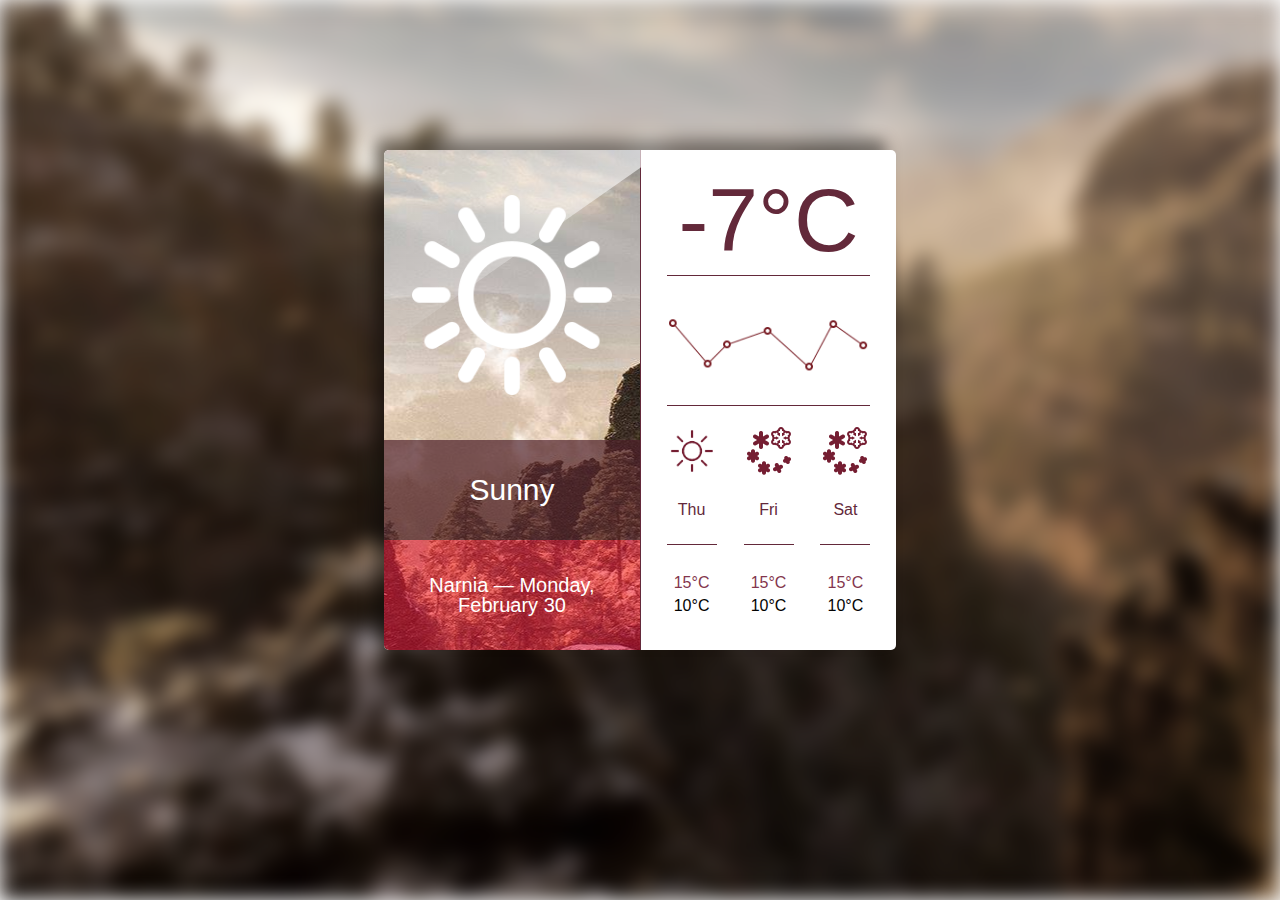
<file: index.html>
<!DOCTYPE html>
<html lang="en">
<head>
  
  <!--  Meta  -->
  <meta charset="UTF-8" />
  <meta name = "viewport" content = "width = device-width, initial-scale = 1">
 
  <title>Widget for Narnia</title>
  
  <!--  Styles  -->
  <link rel="stylesheet" href="css/reset.css">
  <link rel="stylesheet" href="css/styles.css">
</head>
<body>
<div class = "background"></div>
<div class = "widget">
    <div class = "widget-left">
      <div class = "widget-left-weatherImage"></div>
      <div class = "widget-left-weatherText">
        Sunny
      </div>
      <div class = "widget-left-date">
        <span>Narnia — Monday, February 30</span>
      </div>
    </div>
      <div class = "widget-right">
        <div class = "widget-right-temperature">-7°C</div>
        <div class = "widget-right-graph"></div>
        <div class = "widget-right-weather">
          <div class = "widget-right-weather-day">
            <div class = "image"><img src = "css/sunny.png"></div>
            <div class = "text">Thu</div>
              <div class = "degrees">
                <div class = "degrees-day">15°C</div>
                <div class = "degrees-night">10°C</div>
              </div>
            </div>
            <div class = "widget-right-weather-day">
              <div class = "image"><img src = "css/snow.png"></div>
              <div class = "text">Fri</div>
              <div class = "degrees">
                <div class = "degrees-day">15°C</div>
                <div class = "degrees-night">10°C</div>
              </div>
          </div>
          <div class = "widget-right-weather-day">
            <div class = "image"><img src = "css/snow.png"></div>
            <div class = "text">Sat</div>
            <div class = "degrees">
              <div class = "degrees-day">15°C</div>
              <div class = "degrees-night">10°C</div>
            </div>
          </div>
        </div>
      </div>
</div>
</body>
</html>
</file>
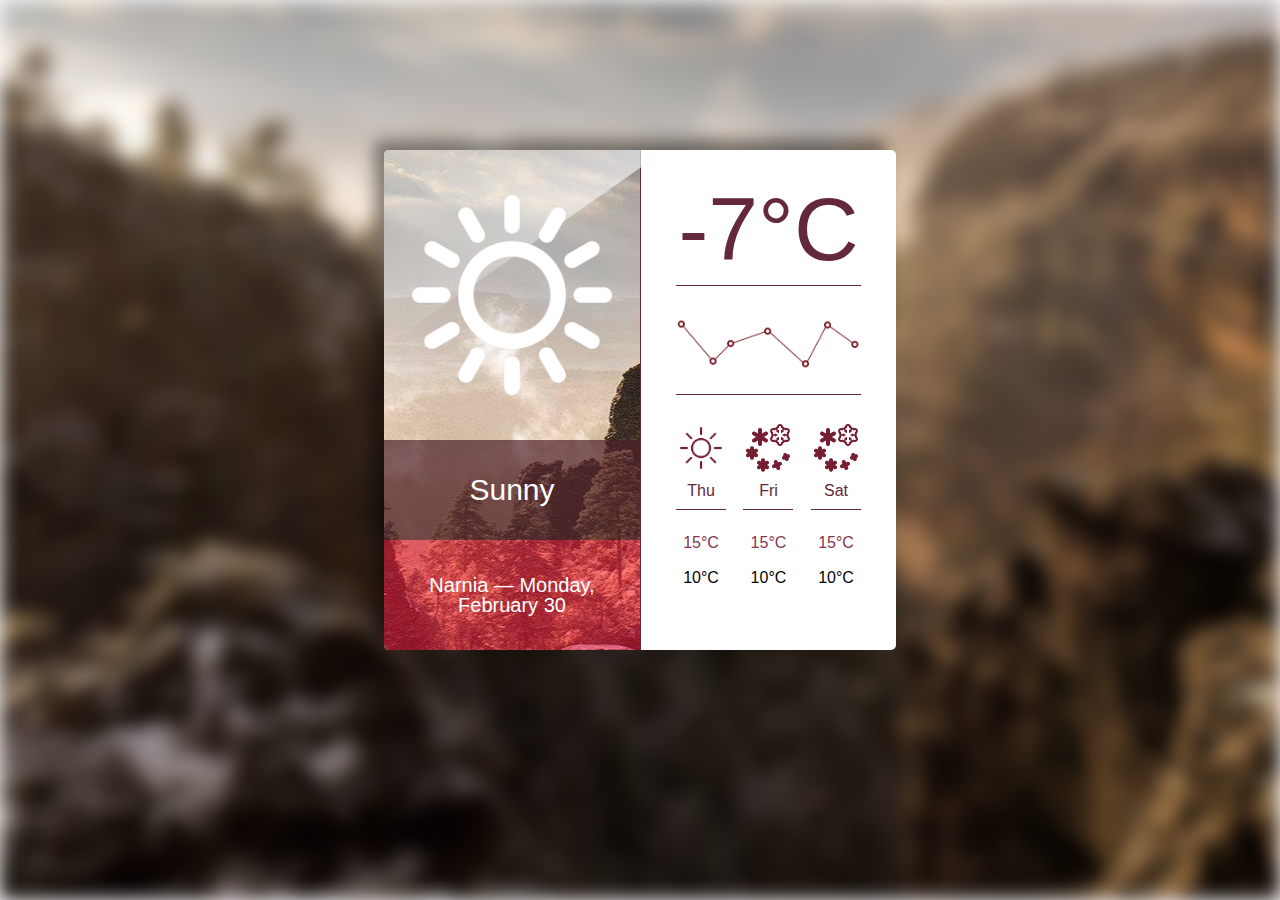
<file: indexGrid.html>
<!DOCTYPE html>
<html lang="en">
<head>
  
  <!--  Meta  -->
  <meta charset="UTF-8" />
  <meta name = "viewport" content = "width = device-width, initial-scale = 1">
 
  <title>Widget for Narnia</title>
  
  <!--  Styles  -->
  <link rel="stylesheet" href="css/reset.css">
  <link rel="stylesheet" href="css/stylesGrid.css">
</head>
<body>
<div class = "background"></div>
<div class = "widget">
  <div class = "widget-left">
    <div class = "widget-left-weatherImage"></div>
    <div class = "widget-left-weatherText">
        <span>Sunny</span>
    </div>
    <div class = "widget-left-date">
      <span>Narnia — Monday, February 30</span>
    </div>
  </div>
  <div class = "widget-right">
    <div class = "widget-right-temperature">-7°C</div>
    <div class = "widget-right-graph"></div>
    <div class = "widget-right-weather">
      <div class = "widget-right-weather-day">
        <div class = "image"><img src = "css/sunny.png"></div>
        <div class = "text">Thu</div>
        <div class = "degrees">
          <div class = "degrees-day">15°C</div>
          <div class = "degrees-night">10°C</div>
        </div>
      </div>
      <div class = "widget-right-weather-day">
        <div class = "image"><img src = "css/snow.png"></div>
        <div class = "text">Fri</div>
        <div class = "degrees">
          <div class = "degrees-day">15°C</div>
          <div class = "degrees-night">10°C</div>
        </div>
      </div>
      <div class = "widget-right-weather-day">
        <div class = "image"><img src = "css/snow.png"></div>
        <div class = "text">Sat</div>
        <div class = "degrees">
          <div class = "degrees-day">15°C</div>
          <div class = "degrees-night">10°C</div>
        </div>
      </div>
    </div>
  </div>
</body>
</html>
</file>
<file: css/styles.css>
.background {
  position: absolute;
  background: url("narnia.jpg");
  background-size: cover;
  left: 0px;
  top: 0px;
  right: 0px;
  bottom: 0px;
  filter: blur(10px); }

.widget {
  position: relative;
  display: flex;
  border-radius: 5px;
  width: 40vw;
  height: 500px;
  font-family: 'Arial';
  background-color: white;
  overflow: hidden;
  margin: auto;
  margin-top: 150px;
  box-shadow: -10px -10px 15px rgba(0, 0, 0, 0.404); }
  @media (max-width: 992px) {
    .widget {
      flex-direction: column;
      width: 50vw;
      height: 100%; } }
  @media (max-width: 576px) {
    .widget {
      width: 90vw; } }
  .widget::after {
    position: absolute;
    content: "";
    width: 30vw;
    height: 30vw;
    background: linear-gradient(rgba(255, 255, 255, 0.733), rgba(255, 255, 255, 0.001));
    transform: translate(-12vw, -20vw) rotate(55deg);
    z-index: 2; }
  .widget-left {
    display: flex;
    flex-direction: column;
    width: inherit;
    background: url("narnia.jpg") 40% 0;
    border-right: 1px solid #63293a;
    border-radius: 5px 0 0 5px; }
    @media (max-width: 992px) {
      .widget-left {
        width: auto; } }
    .widget-left-weatherImage {
      min-width: 20vw;
      height: 200px;
      background: url("sun.png") 50% 50% no-repeat;
      background-size: contain;
      filter: invert(1);
      margin: auto; }
    .widget-left-weatherText {
      height: 100px;
      line-height: 100px;
      text-align: center;
      font-size: 30px;
      color: white;
      background-color: rgba(77, 32, 41, 0.699); }
    .widget-left-date {
      display: flex;
      height: 110px;
      text-align: center;
      font-size: 20px;
      color: white;
      border-radius: 0 0 0 5px;
      background-color: rgba(248, 15, 61, 0.5); }
      .widget-left-date span {
        margin: auto;
        padding: 0 8px; }
  .widget-right {
    display: flex;
    flex-direction: column;
    width: inherit;
    margin: 2vw;
    border-radius: 0 5px 5px 0; }
    @media (max-width: 992px) {
      .widget-right {
        width: auto;
        margin: 15px; } }
    .widget-right-temperature {
      text-align: center;
      color: #63293a;
      font-size: 7vw;
      padding-bottom: 10px;
      border-bottom: 1px solid #63293a; }
      @media (max-width: 992px) {
        .widget-right-temperature {
          font-size: 12vw; } }
    .widget-right-graph {
      min-width: 100%;
      height: 290px;
      background: url("graph.png") 50% 50% no-repeat;
      background-size: contain;
      border-bottom: 1px solid #63293a; }
    .widget-right-weather {
      height: 100%;
      display: flex;
      flex-direction: row;
      justify-content: space-between;
      padding-top: 20px; }
      .widget-right-weather-day {
        height: 100%;
        display: flex;
        flex-direction: column;
        justify-content: space-between;
        text-align: center;
        color: #63293a; }
        .widget-right-weather-day img {
          width: 50px;
          height: 50px; }
        .widget-right-weather-day .degrees {
          display: flex;
          flex-direction: column;
          justify-content: space-between;
          height: 40%;
          border-top: 1px solid #63293a; }
          .widget-right-weather-day .degrees-day {
            text-align: center;
            color: #83364d;
            padding-top: 30px; }
          .widget-right-weather-day .degrees-night {
            text-align: center;
            color: #030303;
            padding-bottom: 10px; }
</file>
<file: css/stylesGrid.css>
.background {
  position: absolute;
  background: url("narnia.jpg");
  background-size: cover;
  background-position: center center;
  background-attachment: fixed;
  left: 0px;
  top: 0px;
  right: 0px;
  bottom: 0px;
  filter: blur(10px); }

.widget {
  position: relative;
  display: grid;
  grid-template-columns: 1fr 1fr;
  grid-template-rows: 1fr;
  width: 40vw;
  height: 500px;
  border-radius: 5px;
  font-family: 'Arial';
  background-color: white;
  overflow: hidden;
  margin: auto;
  margin-top: 150px;
  box-shadow: -10px -10px 15px rgba(0, 0, 0, 0.404); }
  @media (max-width: 992px) {
    .widget {
      grid-template-columns: 1fr;
      grid-template-rows: 1fr 1fr;
      width: 50vw;
      height: 100%; } }
  @media (max-width: 576px) {
    .widget {
      width: 90vw; } }
  .widget::after {
    position: absolute;
    content: "";
    width: 30vw;
    height: 30vw;
    background: linear-gradient(rgba(255, 255, 255, 0.733), rgba(255, 255, 255, 0.001));
    transform: translate(-12vw, -20vw) rotate(55deg);
    z-index: 2; }
  .widget-left {
    grid-column: 1/2;
    grid-row: 1/2;
    display: grid;
    grid-template-columns: 1fr;
    grid-template-rows: 2fr 0.69fr 0.76fr;
    height: inherit;
    background: url("narnia.jpg") 40% 0;
    border-right: 1px solid #63293a;
    border-radius: 5px 0 0 5px; }
    @media (max-width: 992px) {
      .widget-left {
        width: auto; } }
    .widget-left-weatherImage {
      grid-column: 1/2;
      grid-row: 1/2;
      min-width: 20vw;
      height: 200px;
      background: url("sun.png") 50% 50% no-repeat;
      background-size: contain;
      filter: invert(1);
      margin: auto; }
    .widget-left-weatherText {
      grid-column: 1/2;
      grid-row: 2/3;
      display: flex;
      text-align: center;
      font-size: 30px;
      color: white;
      background-color: rgba(77, 32, 41, 0.699); }
      .widget-left-weatherText span {
        margin: auto;
        padding: 0 8px; }
    .widget-left-date {
      grid-column: 1/2;
      grid-row: 3/4;
      display: flex;
      text-align: center;
      font-size: 20px;
      color: white;
      border-radius: 0 0 0 5px;
      background-color: rgba(248, 15, 61, 0.5); }
      .widget-left-date span {
        margin: auto;
        padding: 0 8px; }
  .widget-right {
    grid-column: 2/3;
    grid-row: 1/2;
    display: grid;
    grid-template-columns: 1fr;
    grid-template-rows: 0.80fr 1fr 1.7fr;
    height: 430px;
    margin: 35px;
    border-radius: 0 5px 5px 0; }
    @media (max-width: 992px) {
      .widget-right {
        grid-column: 1/1;
        grid-row: 2/3;
        width: auto;
        margin: 15px; } }
    .widget-right-temperature {
      grid-column: 1/2;
      grid-row: 1/2;
      text-align: center;
      color: #63293a;
      font-size: 7vw;
      padding-bottom: 10px;
      border-bottom: 1px solid #63293a; }
      @media (max-width: 992px) {
        .widget-right-temperature {
          font-size: 12vw; } }
    .widget-right-graph {
      grid-column: 1/2;
      grid-row: 2/3;
      height: 108px;
      background: url("graph.png") 50% 50% no-repeat;
      background-size: contain;
      border-bottom: 1px solid #63293a; }
    .widget-right-weather {
      grid-column: 1/2;
      grid-row: 3/4;
      display: grid;
      grid-template-columns: 1fr 1fr 1fr;
      grid-template-rows: 1fr;
      justify-items: center;
      padding-top: 15px; }
      .widget-right-weather-day:nth-child(1) {
        grid-column: 1/2;
        grid-row: 1/2;
        justify-self: start; }
      .widget-right-weather-day:nth-child(2) {
        grid-column: 2/3;
        grid-row: 1/2; }
      .widget-right-weather-day:nth-child(3) {
        grid-column: 3/4;
        grid-row: 1/2;
        justify-self: end; }
      .widget-right-weather-day {
        height: 100%;
        display: grid;
        grid-template-columns: 50px;
        grid-template-rows: 0.5fr 0.19fr 0.76fr;
        justify-content: space-between;
        text-align: center;
        color: #63293a; }
        .widget-right-weather-day .image {
          grid-column: 1/2;
          grid-row: 1/2;
          height: 60px; }
          .widget-right-weather-day .image img {
            width: 50px;
            height: 50px; }
        .widget-right-weather-day .text {
          grid-column: 1/2;
          grid-row: 2/3;
          padding-bottom: 10px; }
        .widget-right-weather-day .degrees {
          grid-column: 1/2;
          grid-row: 3/4;
          display: grid;
          grid-template-columns: 1fr;
          grid-template-rows: 50px 50px;
          align-self: end;
          border-top: 1px solid #63293a; }
          .widget-right-weather-day .degrees-day {
            grid-column: 1/2;
            grid-row: 1/2;
            text-align: center;
            color: #83364d;
            padding-top: 25px; }
          .widget-right-weather-day .degrees-night {
            grid-column: 1/2;
            grid-row: 2/3;
            text-align: center;
            color: #030303;
            padding-top: 10px; }
</file>
